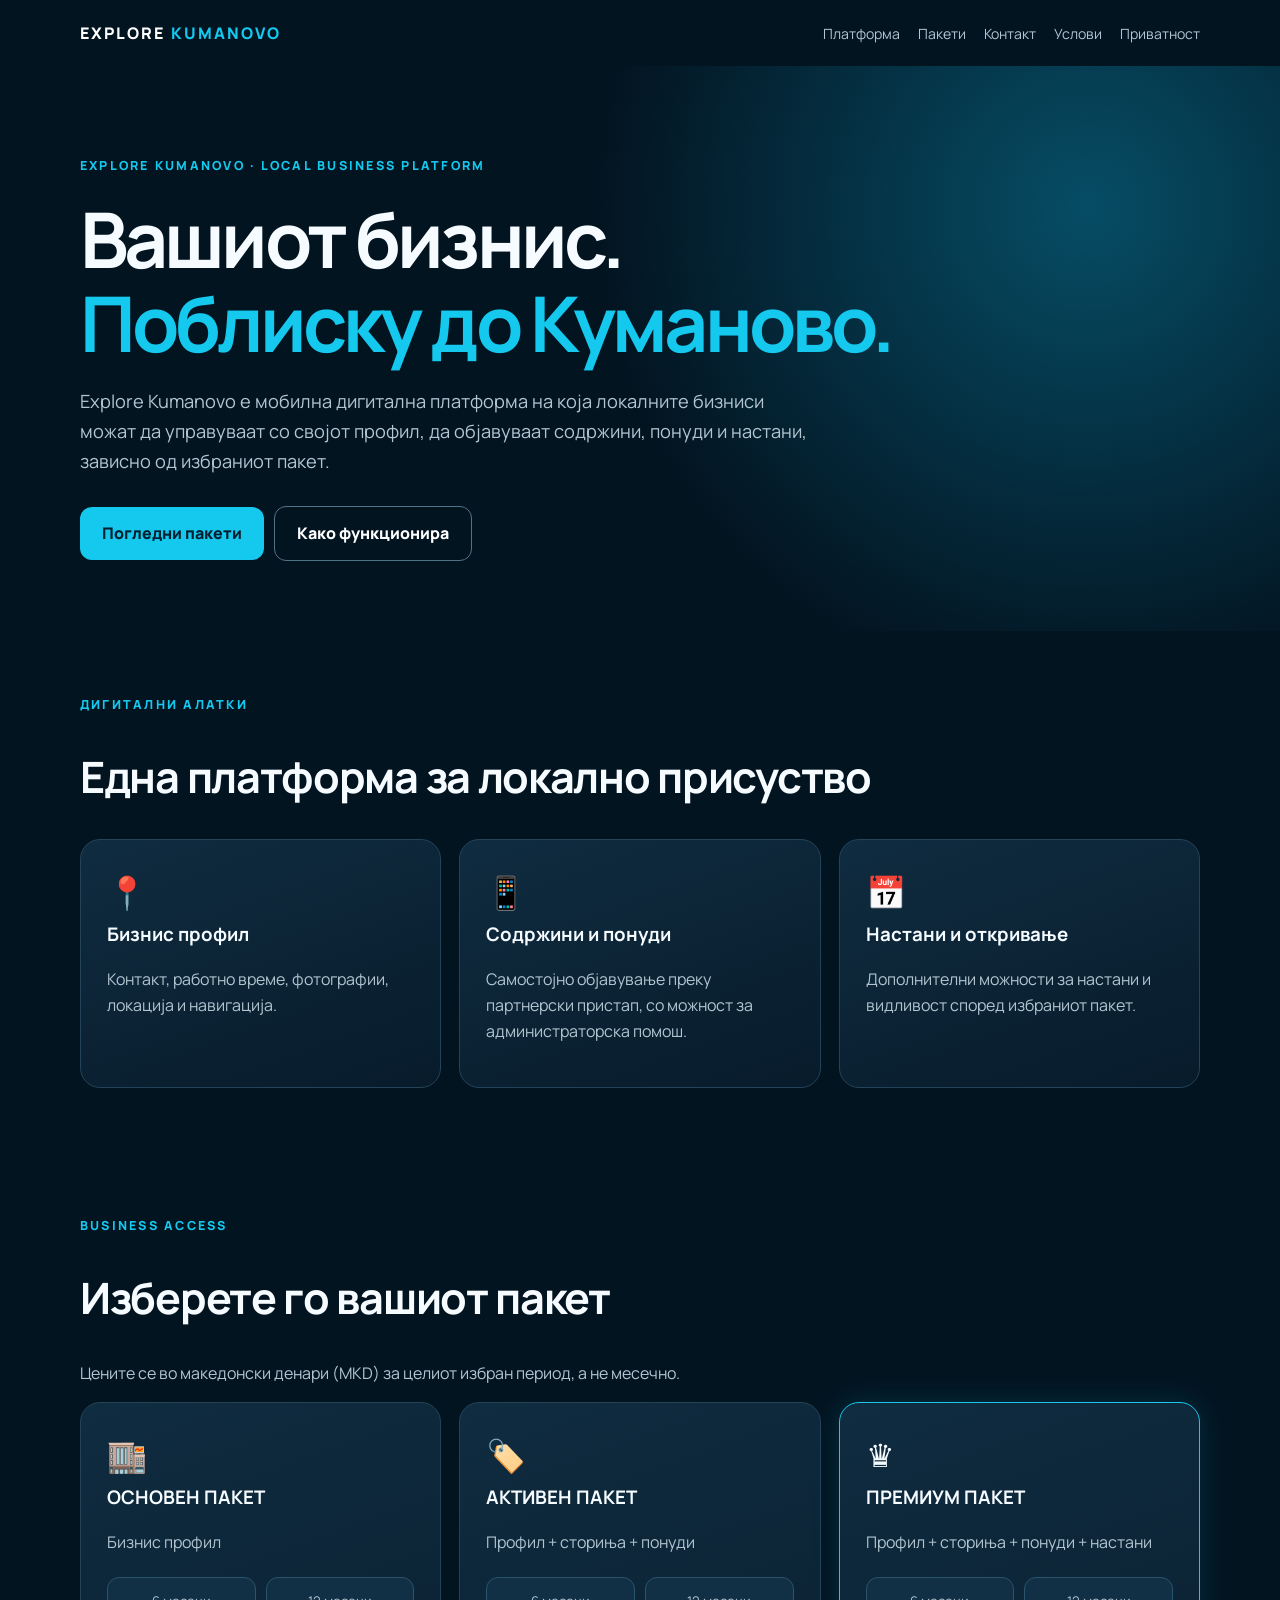
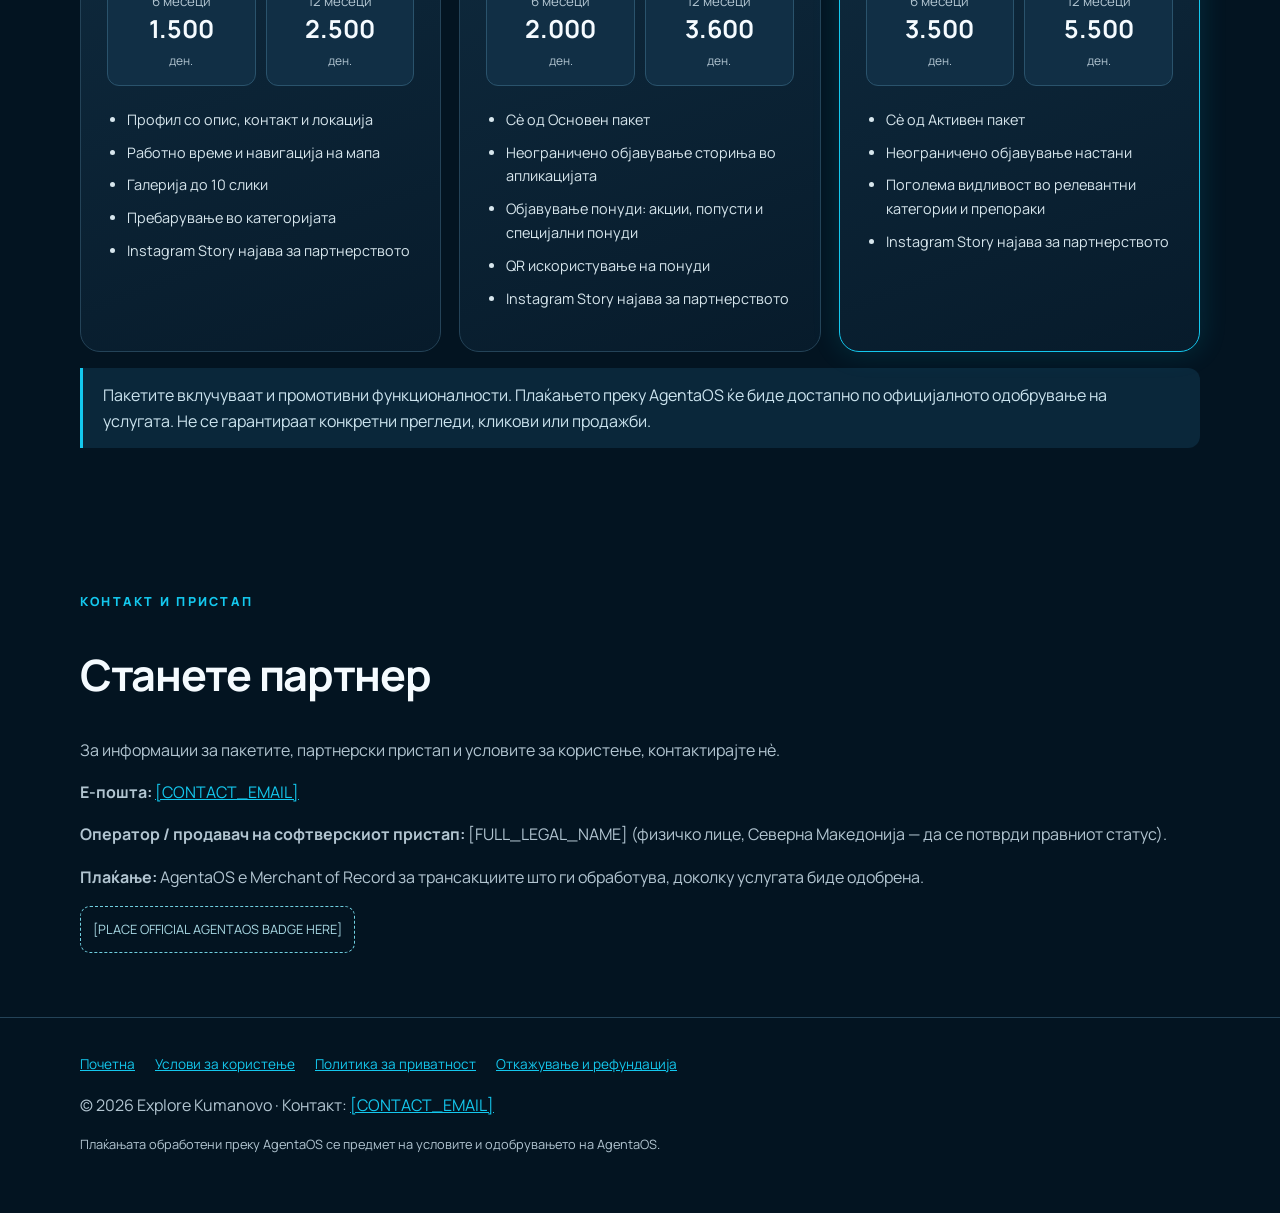
<file: index.html>
<!doctype html><html lang="mk"><head><meta charset="utf-8"><meta name="viewport" content="width=device-width,initial-scale=1"><meta name="description" content="Explore Kumanovo – дигитална платформа за локални бизниси."><title>Почетна | Explore Kumanovo</title><link rel="stylesheet" href="style.css"></head><body><header class="container nav"><a class="brand" href="index.html">EXPLORE <span>KUMANOVO</span></a><nav class="navlinks"><a href="index.html#platform">Платформа</a><a href="index.html#packages">Пакети</a><a href="index.html#contact">Контакт</a><a href="terms.html">Услови</a><a href="privacy.html">Приватност</a></nav></header><main><section class="hero"><div class="container"><div class="eyebrow">EXPLORE KUMANOVO · LOCAL BUSINESS PLATFORM</div><h1>Вашиот бизнис.<br><span style="color:var(--cyan)">Поблиску до Куманово.</span></h1><p class="lead">Explore Kumanovo е мобилна дигитална платформа на која локалните бизниси можат да управуваат со својот профил, да објавуваат содржини, понуди и настани, зависно од избраниот пакет.</p><a class="btn" href="#packages">Погледни пакети</a><a class="btn outline" href="#platform">Како функционира</a></div></section><section class="section" id="platform"><div class="container"><div class="eyebrow">ДИГИТАЛНИ АЛАТКИ</div><h2>Една платформа за локално присуство</h2><div class="cards"><div class="card"><div class="icon">📍</div><h3>Бизнис профил</h3><p>Контакт, работно време, фотографии, локација и навигација.</p></div><div class="card"><div class="icon">📱</div><h3>Содржини и понуди</h3><p>Самостојно објавување преку партнерски пристап, со можност за администраторска помош.</p></div><div class="card"><div class="icon">📅</div><h3>Настани и откривање</h3><p>Дополнителни можности за настани и видливост според избраниот пакет.</p></div></div></div></section><section class="section" id="packages"><div class="container"><div class="eyebrow">BUSINESS ACCESS</div><h2>Изберете го вашиот пакет</h2><p>Цените се во македонски денари (MKD) за целиот избран период, а не месечно.</p><div class="cards"><article class="card "><div class="icon">🏬</div><h3>ОСНОВЕН ПАКЕТ</h3><p>Бизнис профил</p><div class="pricegrid"><div class="price"><small>6 месеци</small><strong>1.500</strong><em>ден.</em></div><div class="price"><small>12 месеци</small><strong>2.500</strong><em>ден.</em></div></div><ul><li>Профил со опис, контакт и локација</li><li>Работно време и навигација на мапа</li><li>Галерија до 10 слики</li><li>Пребарување во категоријата</li><li>Instagram Story најава за партнерството</li></ul></article><article class="card "><div class="icon">🏷️</div><h3>АКТИВЕН ПАКЕТ</h3><p>Профил + сториња + понуди</p><div class="pricegrid"><div class="price"><small>6 месеци</small><strong>2.000</strong><em>ден.</em></div><div class="price"><small>12 месеци</small><strong>3.600</strong><em>ден.</em></div></div><ul><li>Сè од Основен пакет</li><li>Неограничено објавување сториња во апликацијата</li><li>Објавување понуди: акции, попусти и специјални понуди</li><li>QR искористување на понуди</li><li>Instagram Story најава за партнерството</li></ul></article><article class="card featured"><div class="icon">♛</div><h3>ПРЕМИУМ ПАКЕТ</h3><p>Профил + сториња + понуди + настани</p><div class="pricegrid"><div class="price"><small>6 месеци</small><strong>3.500</strong><em>ден.</em></div><div class="price"><small>12 месеци</small><strong>5.500</strong><em>ден.</em></div></div><ul><li>Сè од Активен пакет</li><li>Неограничено објавување настани</li><li>Поголема видливост во релевантни категории и препораки</li><li>Instagram Story најава за партнерството</li></ul></article></div><p class="note">Пакетите вклучуваат и промотивни функционалности. Плаќањето преку AgentaOS ќе биде достапно по официјалното одобрување на услугата. Не се гарантираат конкретни прегледи, кликови или продажби.</p></div></section><section class="section" id="contact"><div class="container"><div class="eyebrow">КОНТАКТ И ПРИСТАП</div><h2>Станете партнер</h2><p>За информации за пакетите, партнерски пристап и условите за користење, контактирајте нè.</p><p><strong>Е-пошта:</strong> <a href="mailto:[CONTACT_EMAIL]">[CONTACT_EMAIL]</a></p><p><strong>Оператор / продавач на софтверскиот пристап:</strong> [FULL_LEGAL_NAME] (физичко лице, Северна Македонија — да се потврди правниот статус).</p><p><strong>Плаќање:</strong> AgentaOS е Merchant of Record за трансакциите што ги обработува, доколку услугата биде одобрена.</p><div class="badge-placeholder">[PLACE OFFICIAL AGENTAOS BADGE HERE]</div></div></section></main><footer class="footer"><div class="container"><div class="footerlinks"><a href="index.html">Почетна</a><a href="terms.html">Услови за користење</a><a href="privacy.html">Политика за приватност</a><a href="refund.html">Откажување и рефундација</a></div><p>© 2026 Explore Kumanovo · Контакт: <a href="mailto:[CONTACT_EMAIL]">[CONTACT_EMAIL]</a></p><p style="font-size:.8rem">Плаќањата обработени преку AgentaOS се предмет на условите и одобрувањето на AgentaOS.</p></div></footer></body></html>
</file>
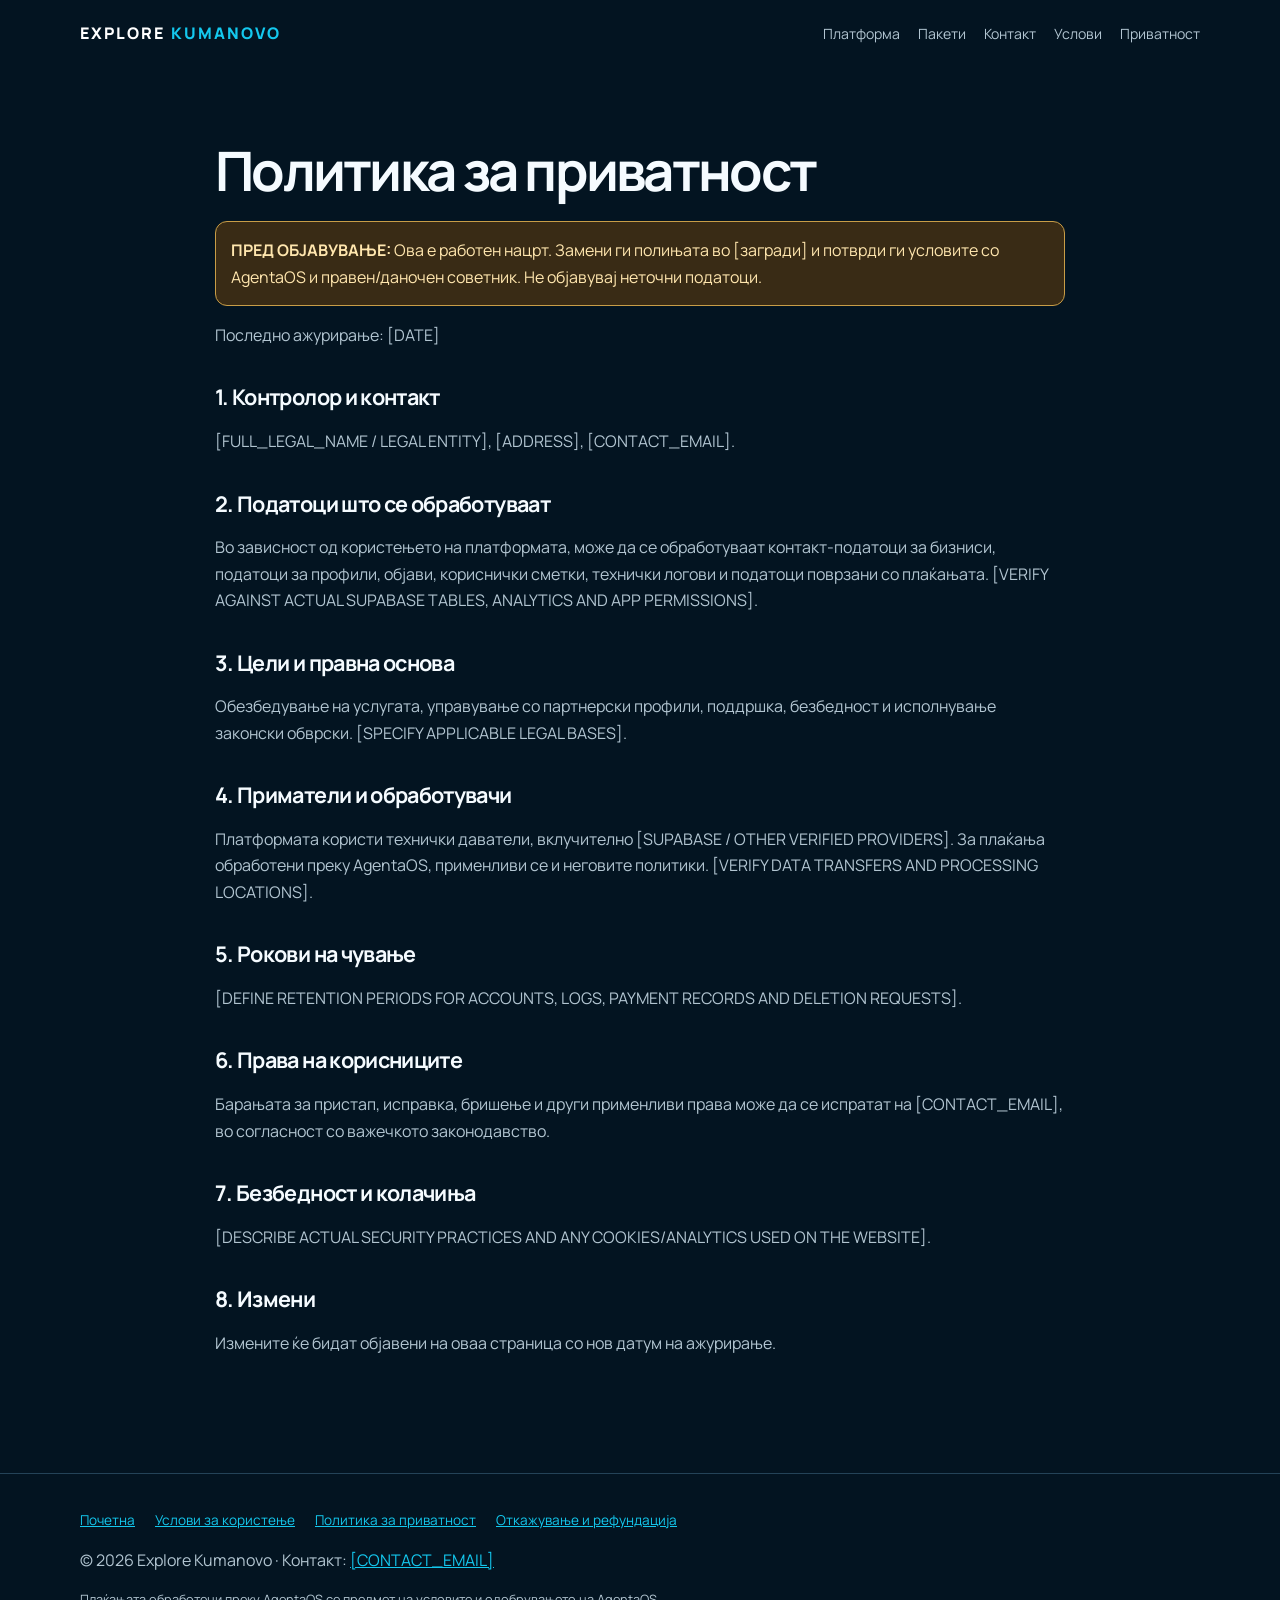
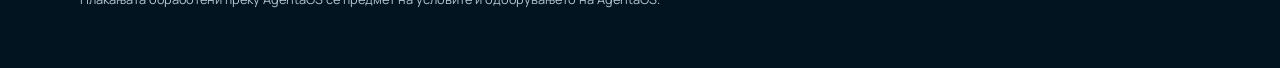
<file: privacy.html>
<!doctype html><html lang="mk"><head><meta charset="utf-8"><meta name="viewport" content="width=device-width,initial-scale=1"><meta name="description" content="Explore Kumanovo – дигитална платформа за локални бизниси."><title>Политика за приватност | Explore Kumanovo</title><link rel="stylesheet" href="style.css"></head><body><header class="container nav"><a class="brand" href="index.html">EXPLORE <span>KUMANOVO</span></a><nav class="navlinks"><a href="index.html#platform">Платформа</a><a href="index.html#packages">Пакети</a><a href="index.html#contact">Контакт</a><a href="terms.html">Услови</a><a href="privacy.html">Приватност</a></nav></header><main class="container legal"><h1>Политика за приватност</h1><div class="warning"><strong>ПРЕД ОБЈАВУВАЊЕ:</strong> Ова е работен нацрт. Замени ги полињата во [загради] и потврди ги условите со AgentaOS и правен/даночен советник. Не објавувај неточни податоци.</div><p>Последно ажурирање: [DATE]</p><h2>1. Контролор и контакт</h2><p>[FULL_LEGAL_NAME / LEGAL ENTITY], [ADDRESS], [CONTACT_EMAIL].</p><h2>2. Податоци што се обработуваат</h2><p>Во зависност од користењето на платформата, може да се обработуваат контакт-податоци за бизниси, податоци за профили, објави, кориснички сметки, технички логови и податоци поврзани со плаќањата. [VERIFY AGAINST ACTUAL SUPABASE TABLES, ANALYTICS AND APP PERMISSIONS].</p><h2>3. Цели и правна основа</h2><p>Обезбедување на услугата, управување со партнерски профили, поддршка, безбедност и исполнување законски обврски. [SPECIFY APPLICABLE LEGAL BASES].</p><h2>4. Приматели и обработувачи</h2><p>Платформата користи технички даватели, вклучително [SUPABASE / OTHER VERIFIED PROVIDERS]. За плаќања обработени преку AgentaOS, применливи се и неговите политики. [VERIFY DATA TRANSFERS AND PROCESSING LOCATIONS].</p><h2>5. Рокови на чување</h2><p>[DEFINE RETENTION PERIODS FOR ACCOUNTS, LOGS, PAYMENT RECORDS AND DELETION REQUESTS].</p><h2>6. Права на корисниците</h2><p>Барањата за пристап, исправка, бришење и други применливи права може да се испратат на [CONTACT_EMAIL], во согласност со важечкото законодавство.</p><h2>7. Безбедност и колачиња</h2><p>[DESCRIBE ACTUAL SECURITY PRACTICES AND ANY COOKIES/ANALYTICS USED ON THE WEBSITE].</p><h2>8. Измени</h2><p>Измените ќе бидат објавени на оваа страница со нов датум на ажурирање.</p></main><footer class="footer"><div class="container"><div class="footerlinks"><a href="index.html">Почетна</a><a href="terms.html">Услови за користење</a><a href="privacy.html">Политика за приватност</a><a href="refund.html">Откажување и рефундација</a></div><p>© 2026 Explore Kumanovo · Контакт: <a href="mailto:[CONTACT_EMAIL]">[CONTACT_EMAIL]</a></p><p style="font-size:.8rem">Плаќањата обработени преку AgentaOS се предмет на условите и одобрувањето на AgentaOS.</p></div></footer></body></html>
</file>
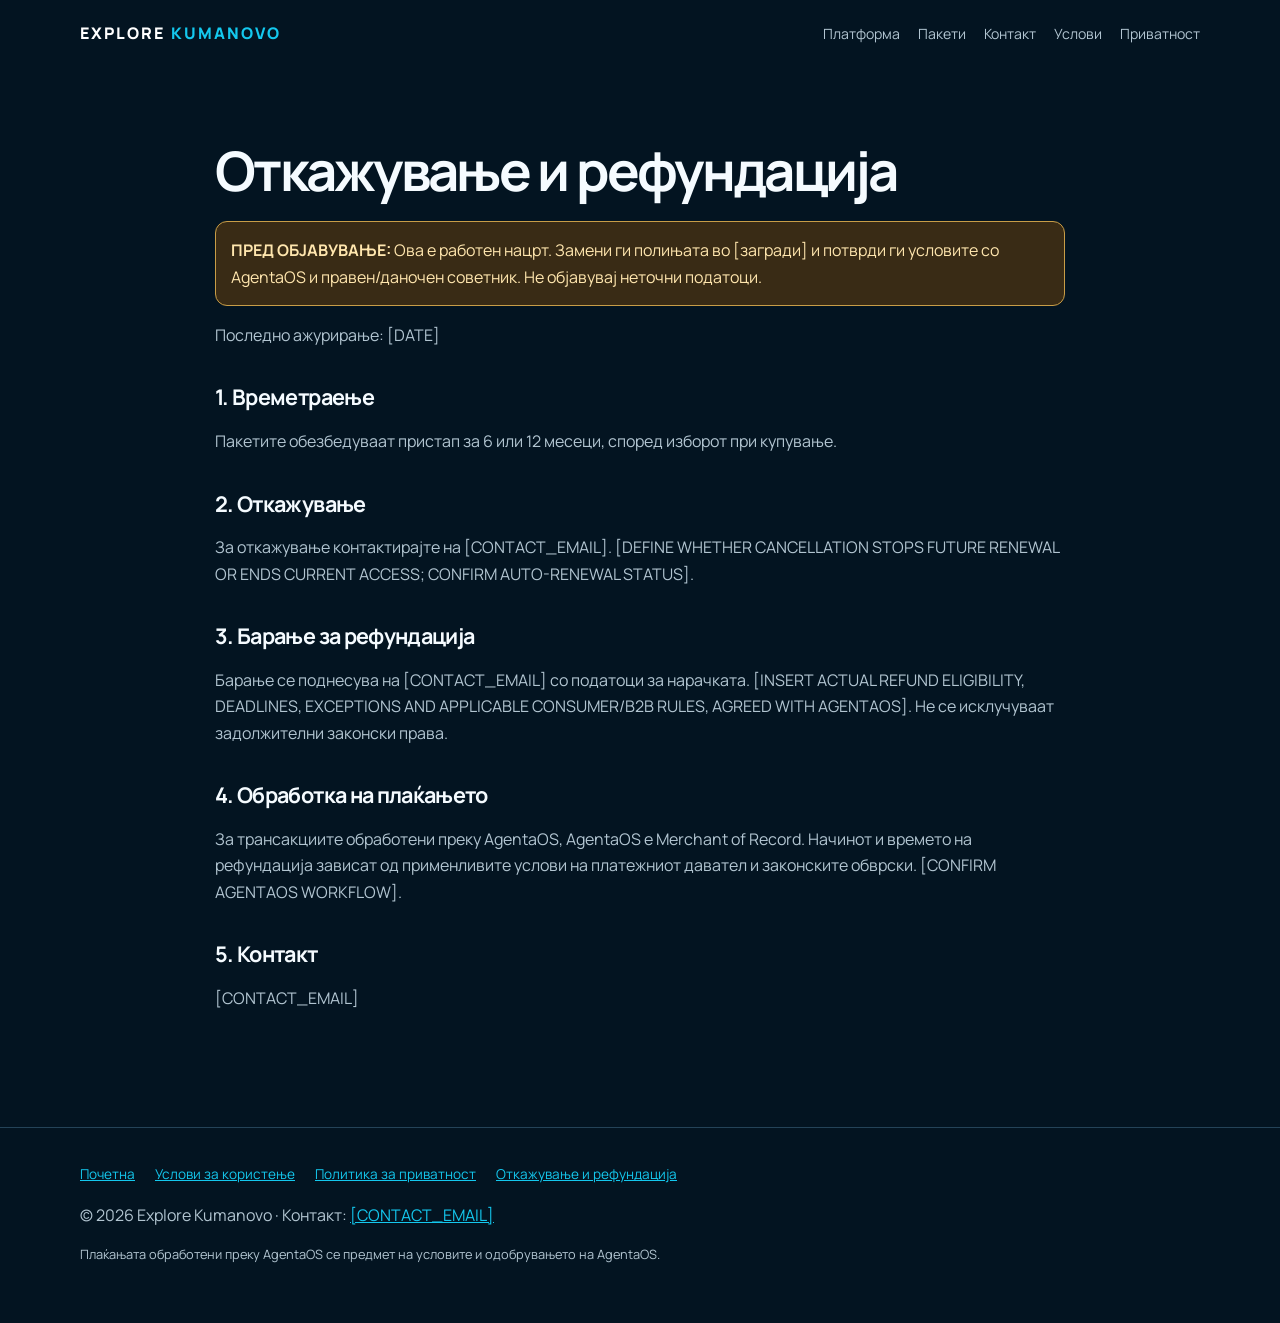
<file: refund.html>
<!doctype html><html lang="mk"><head><meta charset="utf-8"><meta name="viewport" content="width=device-width,initial-scale=1"><meta name="description" content="Explore Kumanovo – дигитална платформа за локални бизниси."><title>Откажување и рефундација | Explore Kumanovo</title><link rel="stylesheet" href="style.css"></head><body><header class="container nav"><a class="brand" href="index.html">EXPLORE <span>KUMANOVO</span></a><nav class="navlinks"><a href="index.html#platform">Платформа</a><a href="index.html#packages">Пакети</a><a href="index.html#contact">Контакт</a><a href="terms.html">Услови</a><a href="privacy.html">Приватност</a></nav></header><main class="container legal"><h1>Откажување и рефундација</h1><div class="warning"><strong>ПРЕД ОБЈАВУВАЊЕ:</strong> Ова е работен нацрт. Замени ги полињата во [загради] и потврди ги условите со AgentaOS и правен/даночен советник. Не објавувај неточни податоци.</div><p>Последно ажурирање: [DATE]</p><h2>1. Времетраење</h2><p>Пакетите обезбедуваат пристап за 6 или 12 месеци, според изборот при купување.</p><h2>2. Откажување</h2><p>За откажување контактирајте на [CONTACT_EMAIL]. [DEFINE WHETHER CANCELLATION STOPS FUTURE RENEWAL OR ENDS CURRENT ACCESS; CONFIRM AUTO-RENEWAL STATUS].</p><h2>3. Барање за рефундација</h2><p>Барање се поднесува на [CONTACT_EMAIL] со податоци за нарачката. [INSERT ACTUAL REFUND ELIGIBILITY, DEADLINES, EXCEPTIONS AND APPLICABLE CONSUMER/B2B RULES, AGREED WITH AGENTAOS]. Не се исклучуваат задолжителни законски права.</p><h2>4. Обработка на плаќањето</h2><p>За трансакциите обработени преку AgentaOS, AgentaOS е Merchant of Record. Начинот и времето на рефундација зависат од применливите услови на платежниот давател и законските обврски. [CONFIRM AGENTAOS WORKFLOW].</p><h2>5. Контакт</h2><p>[CONTACT_EMAIL]</p></main><footer class="footer"><div class="container"><div class="footerlinks"><a href="index.html">Почетна</a><a href="terms.html">Услови за користење</a><a href="privacy.html">Политика за приватност</a><a href="refund.html">Откажување и рефундација</a></div><p>© 2026 Explore Kumanovo · Контакт: <a href="mailto:[CONTACT_EMAIL]">[CONTACT_EMAIL]</a></p><p style="font-size:.8rem">Плаќањата обработени преку AgentaOS се предмет на условите и одобрувањето на AgentaOS.</p></div></footer></body></html>
</file>
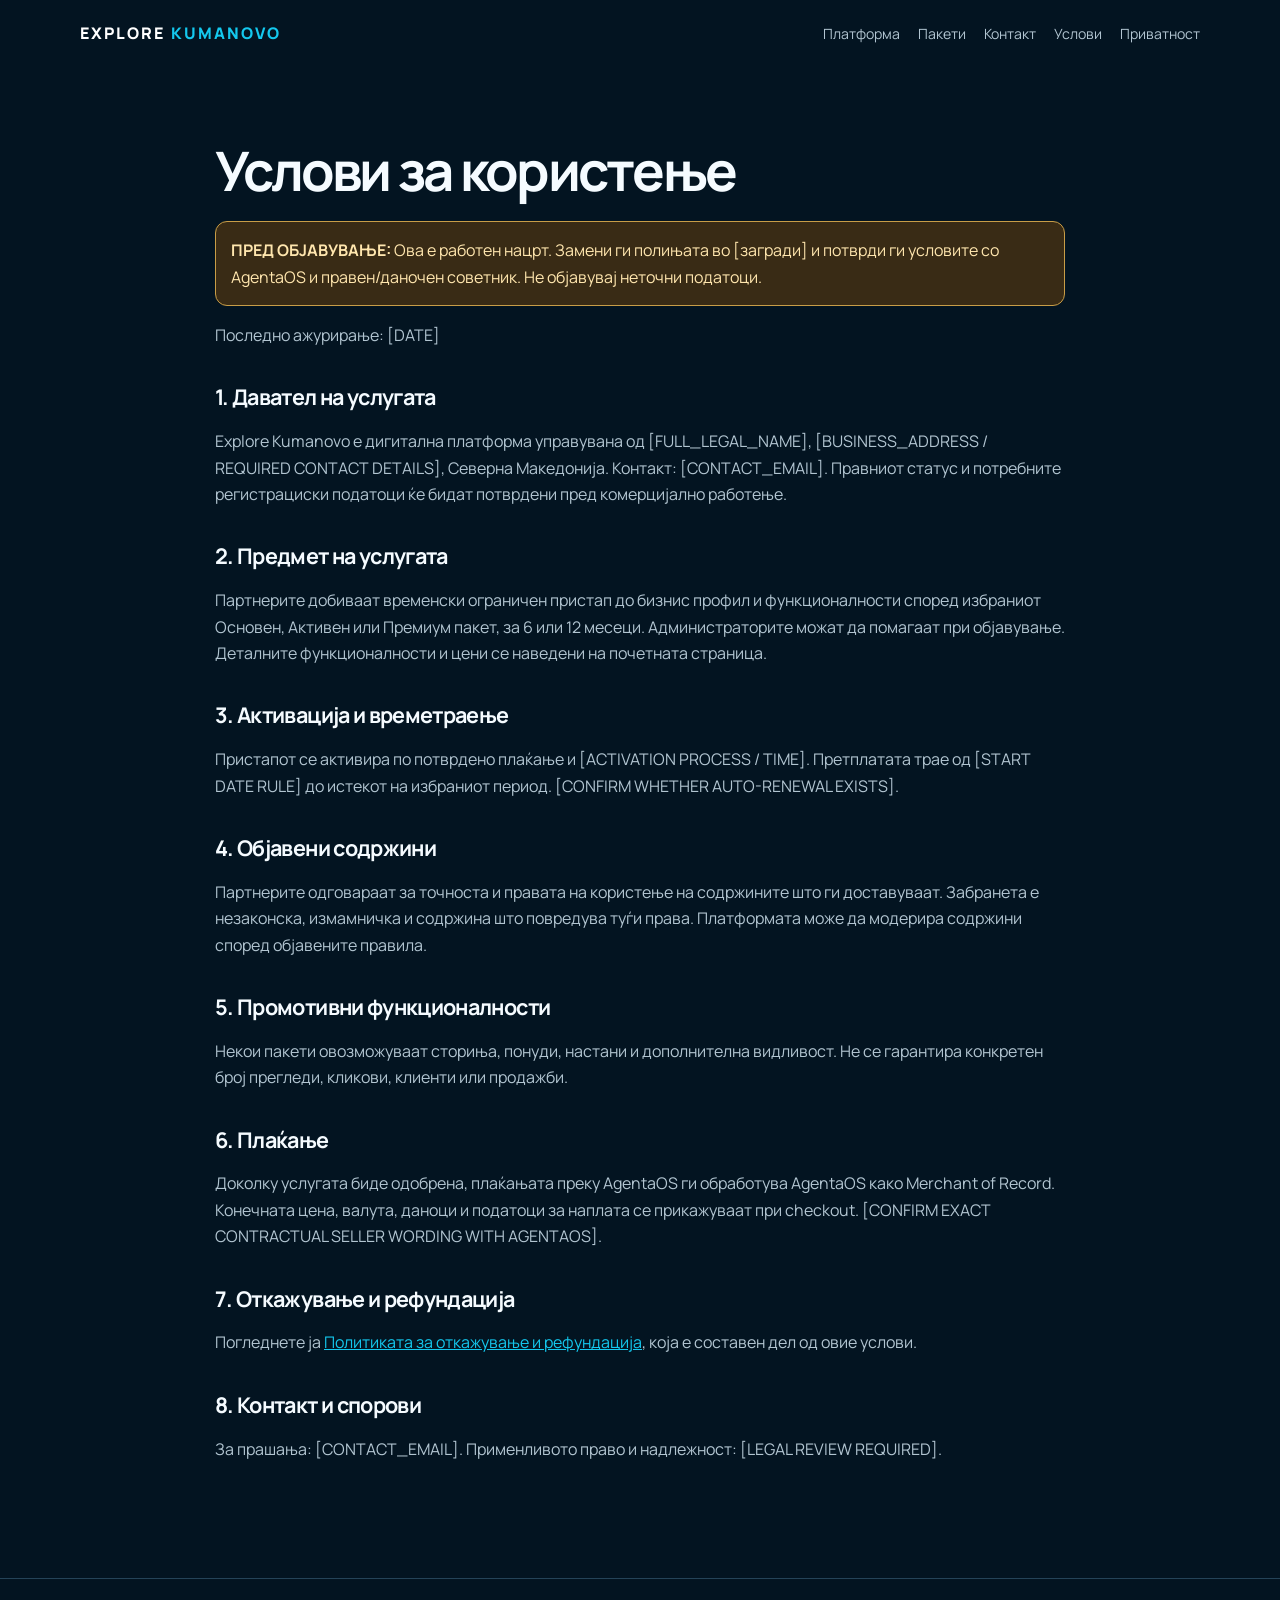
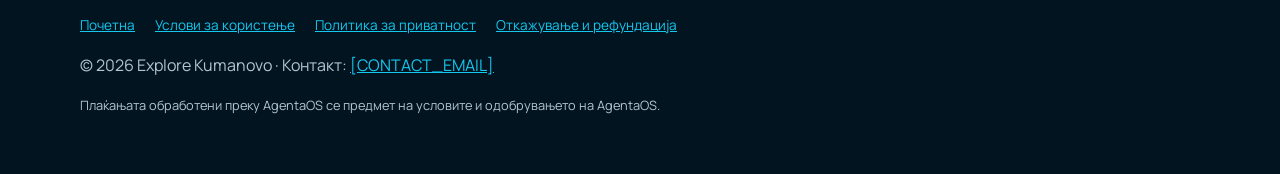
<file: terms.html>
<!doctype html><html lang="mk"><head><meta charset="utf-8"><meta name="viewport" content="width=device-width,initial-scale=1"><meta name="description" content="Explore Kumanovo – дигитална платформа за локални бизниси."><title>Услови за користење | Explore Kumanovo</title><link rel="stylesheet" href="style.css"></head><body><header class="container nav"><a class="brand" href="index.html">EXPLORE <span>KUMANOVO</span></a><nav class="navlinks"><a href="index.html#platform">Платформа</a><a href="index.html#packages">Пакети</a><a href="index.html#contact">Контакт</a><a href="terms.html">Услови</a><a href="privacy.html">Приватност</a></nav></header><main class="container legal"><h1>Услови за користење</h1><div class="warning"><strong>ПРЕД ОБЈАВУВАЊЕ:</strong> Ова е работен нацрт. Замени ги полињата во [загради] и потврди ги условите со AgentaOS и правен/даночен советник. Не објавувај неточни податоци.</div><p>Последно ажурирање: [DATE]</p><h2>1. Давател на услугата</h2><p>Explore Kumanovo е дигитална платформа управувана од [FULL_LEGAL_NAME], [BUSINESS_ADDRESS / REQUIRED CONTACT DETAILS], Северна Македонија. Контакт: [CONTACT_EMAIL]. Правниот статус и потребните регистрациски податоци ќе бидат потврдени пред комерцијално работење.</p><h2>2. Предмет на услугата</h2><p>Партнерите добиваат временски ограничен пристап до бизнис профил и функционалности според избраниот Основен, Активен или Премиум пакет, за 6 или 12 месеци. Администраторите можат да помагаат при објавување. Деталните функционалности и цени се наведени на почетната страница.</p><h2>3. Активација и времетраење</h2><p>Пристапот се активира по потврдено плаќање и [ACTIVATION PROCESS / TIME]. Претплатата трае од [START DATE RULE] до истекот на избраниот период. [CONFIRM WHETHER AUTO-RENEWAL EXISTS].</p><h2>4. Објавени содржини</h2><p>Партнерите одговараат за точноста и правата на користење на содржините што ги доставуваат. Забранета е незаконска, измамничка и содржина што повредува туѓи права. Платформата може да модерира содржини според објавените правила.</p><h2>5. Промотивни функционалности</h2><p>Некои пакети овозможуваат сториња, понуди, настани и дополнителна видливост. Не се гарантира конкретен број прегледи, кликови, клиенти или продажби.</p><h2>6. Плаќање</h2><p>Доколку услугата биде одобрена, плаќањата преку AgentaOS ги обработува AgentaOS како Merchant of Record. Конечната цена, валута, даноци и податоци за наплата се прикажуваат при checkout. [CONFIRM EXACT CONTRACTUAL SELLER WORDING WITH AGENTAOS].</p><h2>7. Откажување и рефундација</h2><p>Погледнете ја <a href="refund.html">Политиката за откажување и рефундација</a>, која е составен дел од овие услови.</p><h2>8. Контакт и спорови</h2><p>За прашања: [CONTACT_EMAIL]. Применливото право и надлежност: [LEGAL REVIEW REQUIRED].</p></main><footer class="footer"><div class="container"><div class="footerlinks"><a href="index.html">Почетна</a><a href="terms.html">Услови за користење</a><a href="privacy.html">Политика за приватност</a><a href="refund.html">Откажување и рефундација</a></div><p>© 2026 Explore Kumanovo · Контакт: <a href="mailto:[CONTACT_EMAIL]">[CONTACT_EMAIL]</a></p><p style="font-size:.8rem">Плаќањата обработени преку AgentaOS се предмет на условите и одобрувањето на AgentaOS.</p></div></footer></body></html>
</file>
<file: style.css>
@import url('https://fonts.googleapis.com/css2?family=Manrope:wght@400;500;600;700;800&display=swap');
:root{--bg:#031421;--panel:#0b2335;--line:#244358;--text:#f5fbff;--muted:#b2c5d1;--cyan:#14c8ee}*{box-sizing:border-box}html{scroll-behavior:smooth}body{margin:0;font-family:Manrope,Arial,sans-serif;background:var(--bg);color:var(--text);line-height:1.65}a{color:var(--cyan)}.container{width:min(1120px,calc(100% - 36px));margin:auto}.nav{display:flex;justify-content:space-between;align-items:center;gap:20px;padding:20px 0}.brand{font-weight:800;letter-spacing:.13em;text-decoration:none;color:white}.brand span{color:var(--cyan)}.navlinks{display:flex;gap:18px;flex-wrap:wrap}.navlinks a{text-decoration:none;color:var(--muted);font-size:.88rem}.navlinks a:hover{color:white}.hero{padding:90px 0 70px;background:radial-gradient(circle at 85% 25%,#064d65 0%,transparent 42%)}.eyebrow{color:var(--cyan);font-size:.78rem;font-weight:800;letter-spacing:.18em;text-transform:uppercase}h1{font-size:clamp(2.5rem,6vw,5rem);line-height:1.1;letter-spacing:-.05em;margin:20px 0}h2{font-size:clamp(1.8rem,3.5vw,2.7rem);line-height:1.2;letter-spacing:-.03em}h3{margin:0 0 8px}p{color:var(--muted)}.lead{font-size:1.14rem;max-width:740px}.btn{display:inline-block;background:var(--cyan);color:#032031;padding:13px 22px;border-radius:12px;font-weight:800;text-decoration:none;margin:12px 10px 0 0}.btn.outline{background:transparent;color:white;border:1px solid #51738a}.section{padding:64px 0}.cards{display:grid;grid-template-columns:repeat(3,minmax(0,1fr));gap:18px}.card{background:linear-gradient(160deg,#102c40,#071b2b);border:1px solid var(--line);border-radius:20px;padding:26px;position:relative}.card.featured{border-color:var(--cyan);box-shadow:0 0 28px #14c8ee26}.icon{font-size:2rem}.pricegrid{display:grid;grid-template-columns:1fr 1fr;gap:10px;margin:22px 0}.price{background:#112f45;border:1px solid #2a536c;border-radius:12px;padding:13px;text-align:center}.price small{display:block;color:var(--muted)}.price strong{display:block;font-size:1.55rem;line-height:1.3}.price em{font-size:.75rem;color:var(--muted);font-style:normal}.card ul{padding-left:20px;color:#d7e6ed;font-size:.9rem}.card li{margin-bottom:9px}.note{border-left:3px solid var(--cyan);padding:14px 20px;background:#0a273a;color:#cce4ef;border-radius:0 12px 12px 0}.footer{border-top:1px solid var(--line);padding:35px 0 45px}.footerlinks{display:flex;gap:20px;flex-wrap:wrap}.footerlinks a{font-size:.85rem}.legal{max-width:850px;padding:55px 0 100px}.legal h1{font-size:clamp(2rem,5vw,3.4rem)}.legal h2{font-size:1.35rem;margin-top:36px}.legal li{color:var(--muted)}.warning{border:1px solid #c89d47;background:#392b15;padding:15px;border-radius:12px;color:#ffe6ae}.badge-placeholder{display:inline-block;border:1px dashed #70cfe0;padding:12px;border-radius:10px;color:#a9d9e4;font-size:.8rem} @media(max-width:800px){.cards{grid-template-columns:1fr}.nav{align-items:flex-start;flex-direction:column}.hero{padding:60px 0}.section{padding:42px 0}}
</file>
